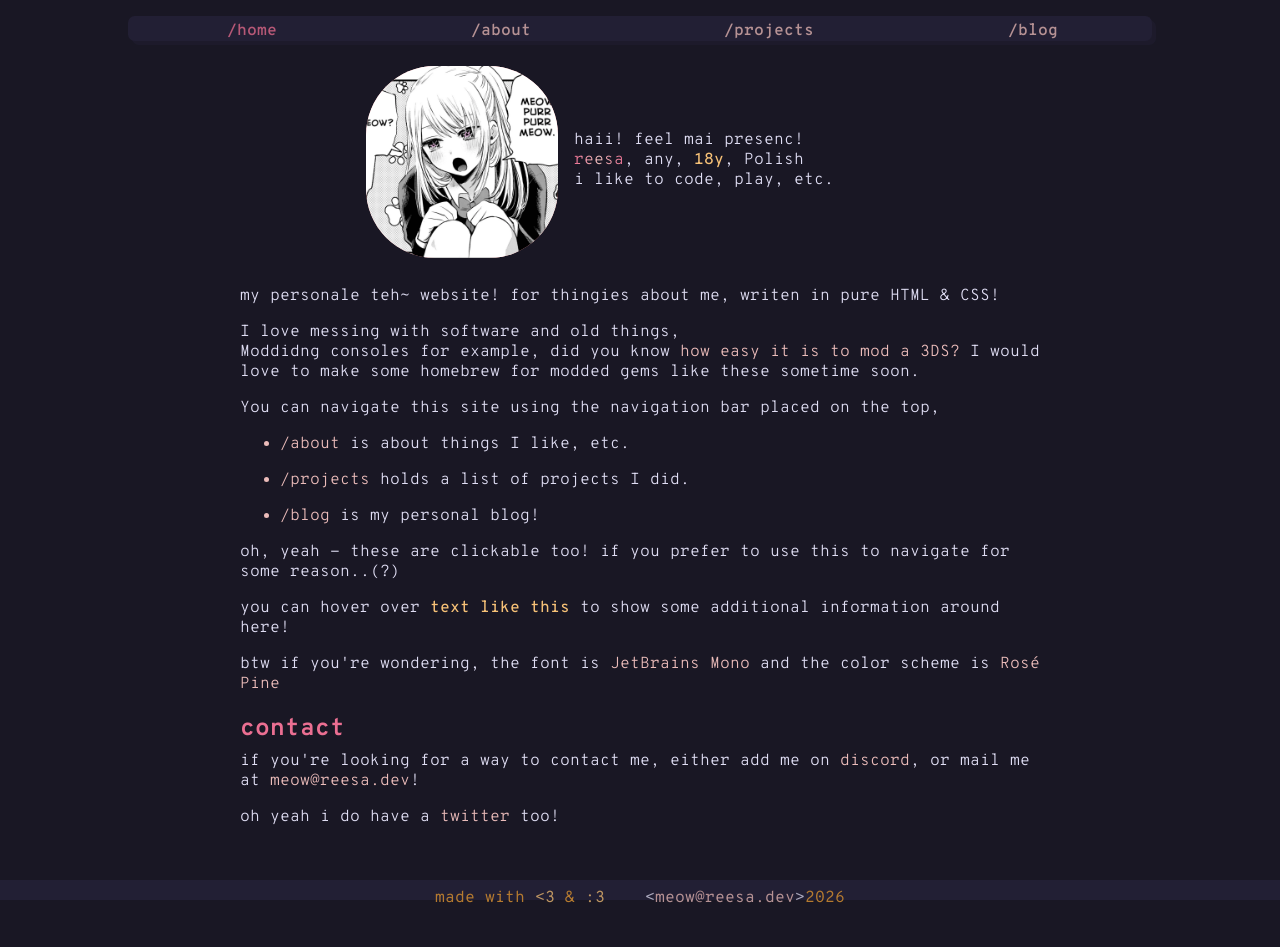
<file: index.html>
<!DOCTYPE html>
<html>
<head>
    <link rel="preconnect" href="https://fonts.googleapis.com">
    <link rel="preconnect" href="https://fonts.gstatic.com" crossorigin>
    <link href="https://fonts.googleapis.com/css2?family=Overpass+Mono:wght@300..700&display=swap" rel="stylesheet">
    
    <title>reesa's awesome website (v3)</title>
    <link rel="stylesheet" href="static/color.css"/>
    <link rel="stylesheet" href="static/style.css"/>
    <meta name="darkreader-lock">
    <meta name="viewport" content="width=device-width, initial-scale=1.0">
</head>
<body>

  <nav class="faded">
    <ul>
      <li><a class="selected" href="/">/home</a></li>
      <li><a href="/about.html">/about</a></li>
      <li><a href="/projects.html">/projects</a></li>
      <li><a href="https://blog.reesa.dev">/blog</a></li>
    </ul>
  </nav>

  <div class="content">
    <div class="profile-side">
      <div class="pfp">
        <img src="static/rubymeow.png"></img>
      </div>
      
      <p>
        haii! feel mai presenc!
        </br>
        <span class="accent-gradient">reesa</span>, any,
        <span class="hover hover-input">18y<span class="hover hover-output">15th October 2007!</span></span>, 
        Polish
        </br>
        i like to code, play, etc.
        </p>
    </div>

    <p>
     my personale teh~ website! for thingies about me, writen in pure HTML & CSS!
    </p>

    <p>
      I love messing with software and old things,
      <br/>
      Moddidng consoles for example, did you know <a href="https://3ds.hacks.guide/">how easy it is to mod a 3DS?</a>
      I would love to make some homebrew for modded gems like these sometime soon.
    </p>

    <p>
      You can navigate this site using the navigation bar placed on the top,
      <br/>
      <ul>
        <li><p><a href="/about.html">/about</a> is about things I like, etc.</p></li>
        <li><p><a href="/projects.html">/projects</a> holds a list of projects I did.</p></li>
        <li><p><a href="https://blog.reesa.dev">/blog</a> is my personal blog!</p></li>
      </ul>
    </p>
    
    <p>
      oh, yeah - these are clickable too!
      if you prefer to use this to navigate for some reason..(?)
    </p>

    <p>you can hover over <span class="hover hover-input">text like this<span class="hover hover-output">good person :3</span></span> to show some additional information around here!</p>

    <p>
      btw if you're wondering, the font is <a href="https://www.jetbrains.com/lp/mono/">JetBrains Mono</a> and the color scheme is <a href="https://rosepinetheme.com/palette/">Rosé Pine</a>
    </p>

    <h2>contact</h2>

    <p>
      if you're looking for a way to contact me, either add me on <a href="https://discord.com/users/479281620671528960">discord</a>,
      or mail me at <a href="meow@reesa.dev">meow@reesa.dev</a>!
    </p>
    <p>oh yeah i do have a <a href="https://x.com/itz_reesa">twitter</a> too!</p>

      <!-- if i won't be there, you may also catch me on my twinkter, @itz_reesa! -->

      <!-- halcyon made me include a mention of him in the website STOP CALLING ME THAT, ugh nvm. hii! -->
    <noscript>
      <p>
        hey, look! you don't have javascript enabled! good4you!
      </p>
    </noscript>

  </div>
  
  <footer class="faded">
    <div>
      <p>made with <span style="color: var(--secondary)">&lt;3</span> & <span style="color: var(--secondary)">:3</span></p>
      <p><span style="color:var(--foreground)">&lt;<a href="mailto:meow@reesa.dev">meow@reesa.dev</a>&gt;</span>2026</p>
    </div>
  </footer>

</body>
</html>
</file>
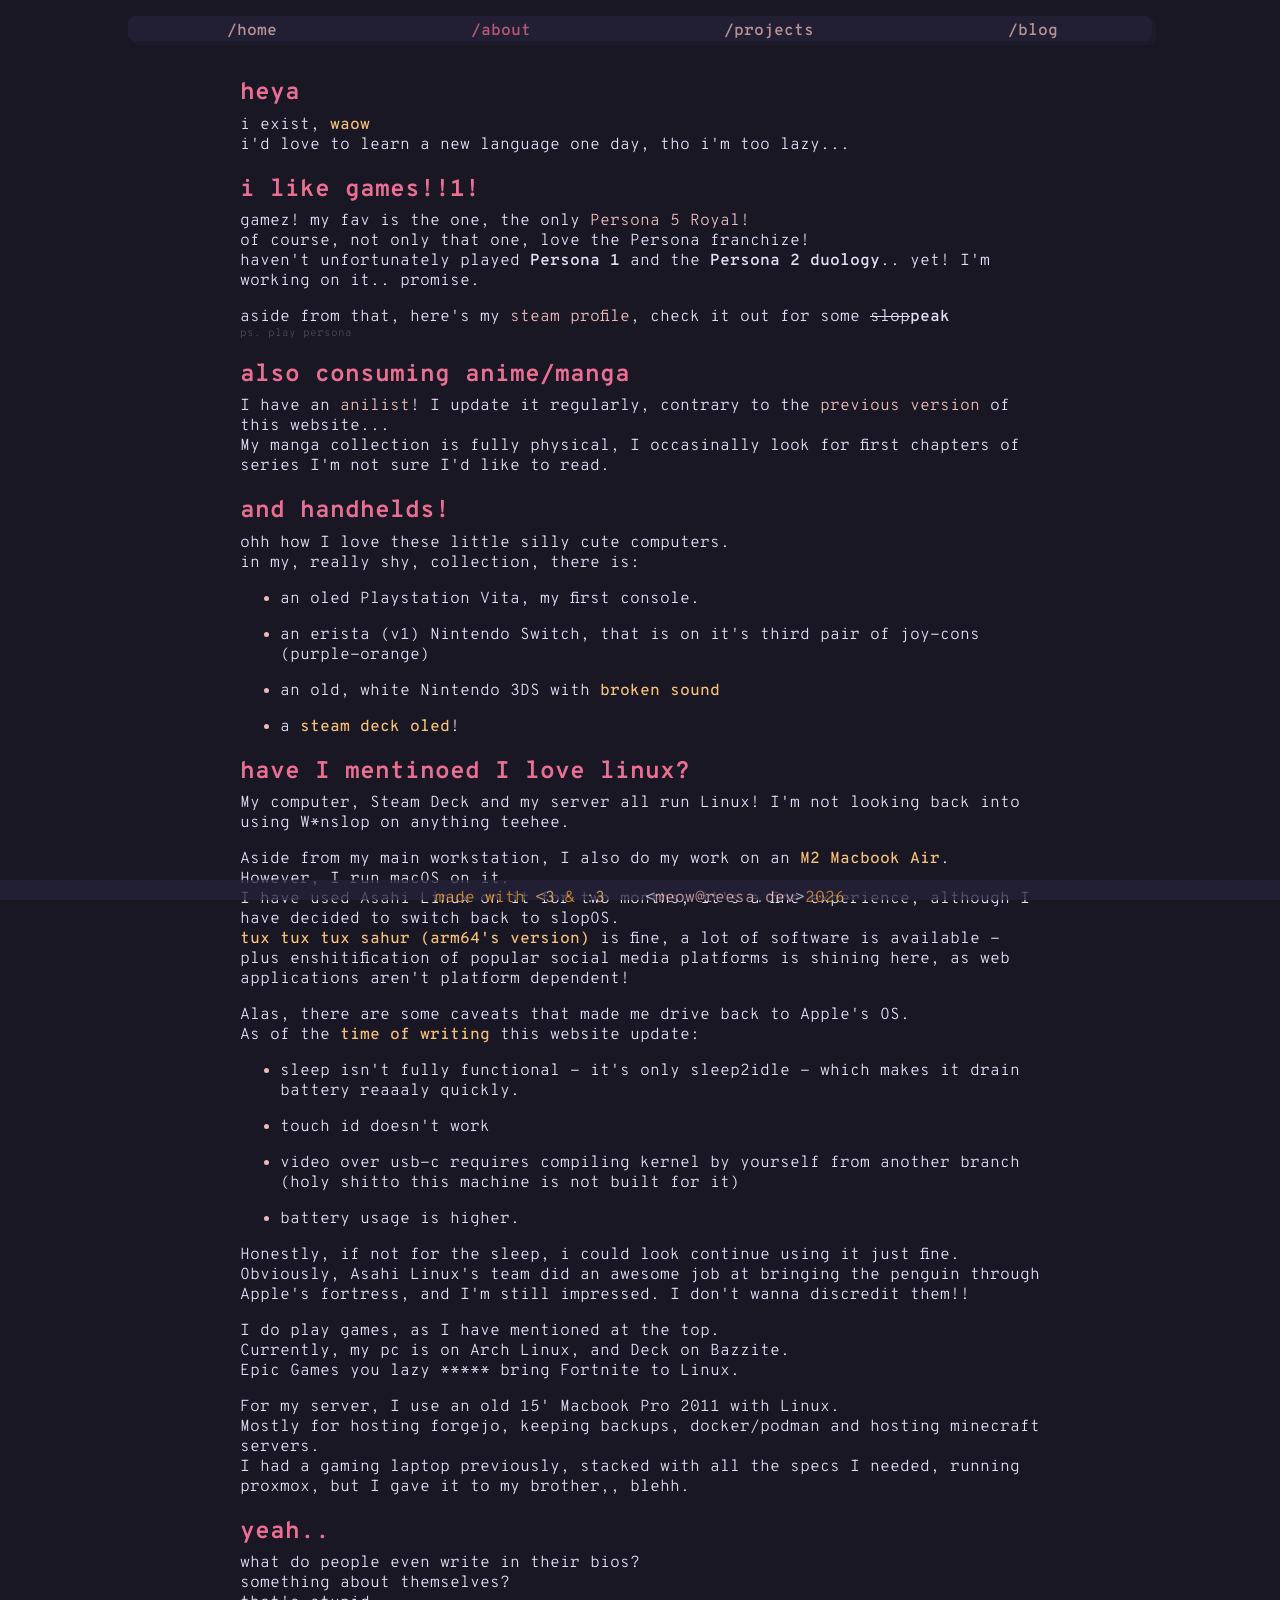
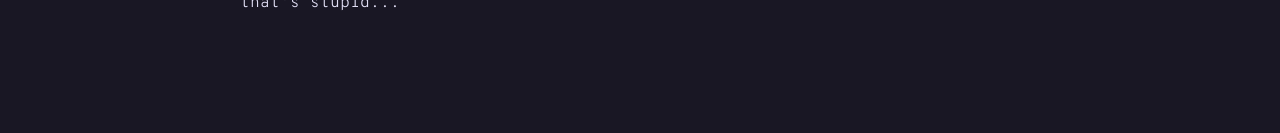
<file: about.html>
<!DOCTYPE html>
<html>
<head>
    <link rel="preconnect" href="https://fonts.googleapis.com">
    <link rel="preconnect" href="https://fonts.gstatic.com" crossorigin>
    <link href="https://fonts.googleapis.com/css2?family=Overpass+Mono:wght@300..700&display=swap" rel="stylesheet">
    
    <title>reesa's awesome website</title>
    <link rel="stylesheet" href="static/color.css"/>
    <link rel="stylesheet" href="static/style.css"/>
    <meta name="darkreader-lock">
    <meta name="viewport" content="width=device-width, initial-scale=1.0">
</head>
<body>

  <nav class="faded">
    <ul>
      <li><a href="/">/home</a></li>
      <li><a class="selected" href="/about.html">/about</a></li>
      <li><a href="/projects.html">/projects</a></li>
      <li><a href="https://blog.reesa.dev">/blog</a></li>
    </ul>
  </nav>

  <div class="content">
    <h2>heya</h2>
    <p>
      i exist, <span class="hover hover-input">waow<span class="hover hover-output"><img src="static/waow_based.jpg"/></span></span>
      <br/>
      i'd love to learn a new language one day, tho i'm too lazy...
    </p>
    <h2>i like games!!1!</h2>
    <p>
      gamez! my fav is the one, the only <a href="https://store.steampowered.com/app/1687950/Persona_5_Royal/">Persona 5 Royal!</a>
      <br/>
      of course, not only that one, love the Persona franchize!
      <br/>
      haven't unfortunately played <b>Persona 1</b> and the <b>Persona 2 duology</b>.. yet! I'm working on it.. promise.
    </p>
    <p>
      aside from that, here's my <a href="https://steamcommunity.com/id/itzreesa/">steam profile</a>, check it out for some <s>slop</s><b>peak</b>
      <h6>ps. play persona</h6>
    </p>
    <h2>also consuming anime/manga</h2>
    <p>
      I have an <a href="https://anilist.co/user/itzreesa/">anilist</a>! I update it regularly, contrary to the <a href="https://github.com/itzreesa/itzreesa.github.io/tree/archive-2">previous version</a> of this website...
      <br/>
      My manga collection is fully physical, I occasinally look for first chapters of series I'm not sure I'd like to read.
      
    </p>
    <h2>and handhelds!</h2>
    <p>
      ohh how I love these little silly cute computers.
      <br/>
      in my, really shy, collection, there is:
    </p>
    <ul>
      <li><p>an oled Playstation Vita, my first console.</p></li>
      <li><p>an erista (v1) Nintendo Switch, that is on it's third pair of joy-cons (purple-orange) </p></li>
      <li><p>an old, white Nintendo 3DS with <span class="hover hover-input">broken sound<span class="hover hover-output">i can hear the sound trying to play faintly, while being muffled with some static noise. but it's only there when i force the volume with rosalina menu. oh and the shutter works. </span></span> </p></li>
      <li>
        <p>a <span class="hover hover-input">steam deck oled<span class="hover hover-output">512GB + 512GB sd card</span></span>!</p>
      </li>
    </ul>
    <h2>have I mentinoed I love linux?</h2>
    <p>
      My computer, Steam Deck and my server all run Linux! I'm not looking back into using W*nslop on anything teehee.
    </p>
    <p>
      Aside from my main workstation, I also do my work on an <span class="hover hover-input">M2 Macbook Air<span class="hover hover-output">16/256 variant + a dedicated 1TB SSD iBought</span></span>.
      <br/>
      However, I run macOS on it.
      <br/>
      I have used Asahi Linux on it for two months, it's a fine experience, although I have decided to switch back to slopOS.
      <br/>
      <span class="hover hover-input">tux tux tux sahur (arm64's version)<span class="hover hover-output">js kill me atp.</span></span> is fine, a lot of software is available - plus enshitification of popular social media platforms is shining here, as web applications aren't platform dependent!
    </p>
    <p>
      Alas, there are some caveats that made me drive back to Apple's OS.
      <br/>
      As of the <span class="hover hover-input">time of writing<span class="hover hover-output">21st of April, 2026.</span></span> this website update:
    </p>
    <ul>
      <li><p>sleep isn't fully functional - it's only sleep2idle - which makes it drain battery reaaaly quickly. </p></li>
      <li><p>touch id doesn't work</p></li>
      <li><p>video over usb-c requires compiling kernel by yourself from another branch (holy shitto this machine is not built for it)</p></li>
      <li><p>battery usage is higher.</p></li>
    </ul>
    <p>
      Honestly, if not for the sleep, i could look continue using it just fine.
      <br/>
      Obviously, Asahi Linux's team did an awesome job at bringing the penguin through Apple's fortress, and I'm still impressed. I don't wanna discredit them!!
    </p>
    <p>
      I do play games, as I have mentioned at the top.
      <br/>
      Currently, my pc is on Arch Linux, and Deck on Bazzite.
      <br/>
      Epic Games you lazy ***** bring Fortnite to Linux.
    </p>
    <p>
      For my server, I use an old 15' Macbook Pro 2011 with Linux.
      </br>
      Mostly for hosting forgejo, keeping backups, docker/podman and hosting minecraft servers.
      </br>
      I had a gaming laptop previously, stacked with all the specs I needed, running proxmox, but I gave it to my brother,, blehh.  
    </p>
    <h2>yeah..</h2>
    <p>
      what do people even write in their bios?
      <br/>
      something about themselves?
      <br/>
      that's stupid...
    </p>
  </div>
  
  <footer class="faded">
    <div>
      <p>made with <span style="color: var(--secondary)">&lt;3</span> & <span style="color: var(--secondary)">:3</span></p>
      <p><span style="color:var(--foreground)">&lt;<a href="mailto:meow@reesa.dev">meow@reesa.dev</a>&gt;</span>2026</p>
    </div>
  </footer>

</body>
</html>
</file>
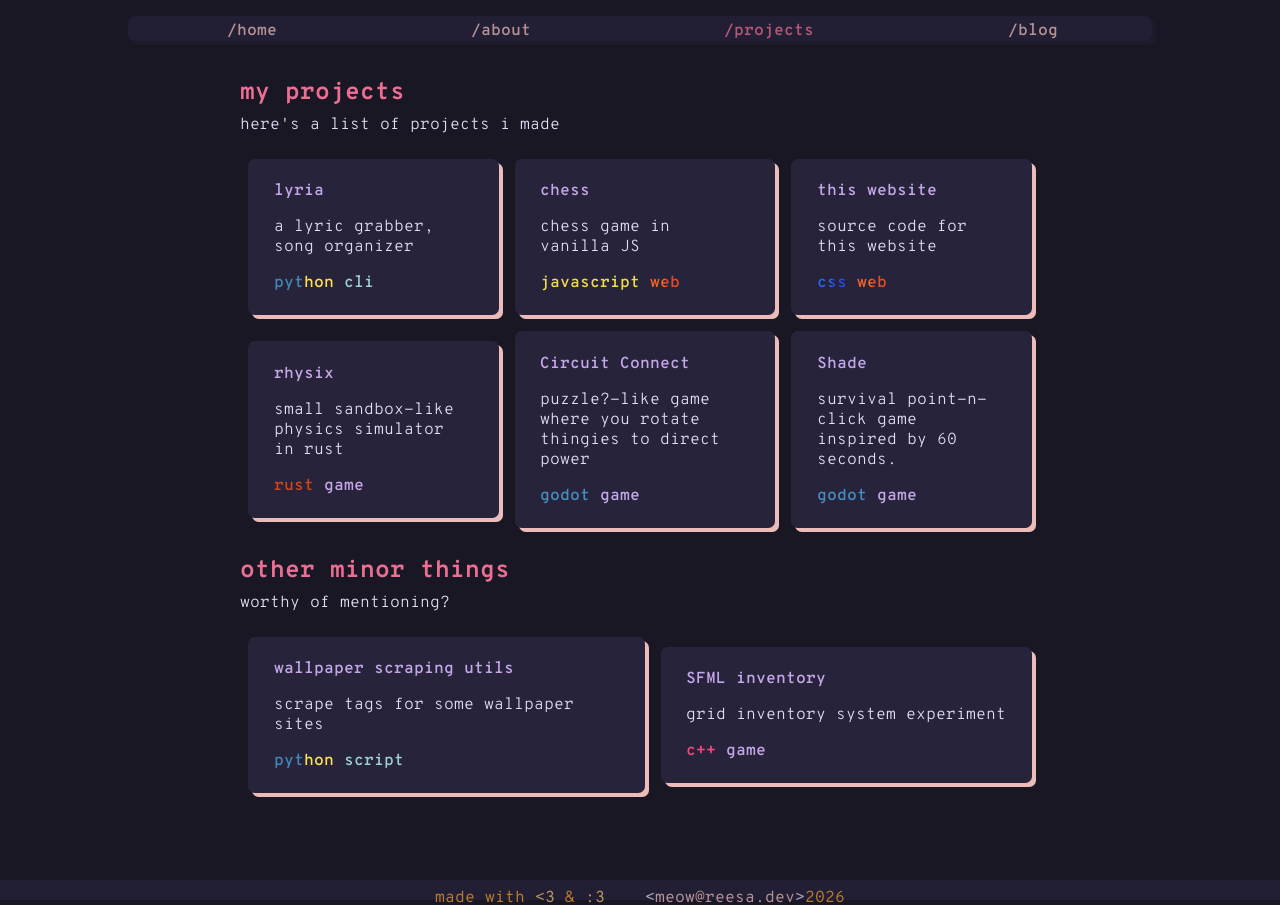
<file: projects.html>
<!DOCTYPE html>
<html>
<head>
    <link rel="preconnect" href="https://fonts.googleapis.com">
    <link rel="preconnect" href="https://fonts.gstatic.com" crossorigin>
    <link href="https://fonts.googleapis.com/css2?family=Overpass+Mono:wght@300..700&display=swap" rel="stylesheet">
    
    <title>reesa's awesome website</title>
    <link rel="stylesheet" href="static/color.css"/>
    <link rel="stylesheet" href="static/style.css"/>
    <meta name="darkreader-lock">
    <meta name="viewport" content="width=device-width, initial-scale=1.0">
</head>
<body>

  <nav class="faded">
    <ul>
      <li><a href="/">/home</a></li>
      <li><a href="/about.html">/about</a></li>
      <li><a class="selected"w href="/projects.html">/projects</a></li>
      <li><a href="https://blog.reesa.dev">/blog</a></li>
    </ul>
  </nav>

  <div class="content">
    <h2>my projects</h2>
    <p>here's a list of projects i made</p>

    <div class="gallery">

      <a class="ignore-hover"href="https://github.com/itzreesa/lyria">
        <div class="card">
          <p class="title">lyria</p>
          <p>a lyric grabber, song organizer</p>
          <p>
            <span class="tag" id="python">python</span>
            <span class="tag" id="cli">cli</span>
          </p>
        </div>
      </a>
      
      <a class="ignore-hover"href="https://github.com/itzreesa/chess">
        <div class="card">
          <p class="title">chess</p>
          <p>chess game in vanilla JS</p>
          <p>
            <span class="tag" id="javascript">javascript</span>
            <span class="tag" id="web">web</span>
          </p>
        </div>
      </a>
      
      <a class="ignore-hover"href="https://github.com/itzreesa/itzreesa.github.io">
        <div class="card">
          <p class="title">this website</p>
          <p>source code for this website</p>
          <p>
            <span class="tag" id="css">css</span>
            <span class="tag" id="web">web</span>
          </p>
        </div>
      </a>
      
      <a class="ignore-hover"href="https://github.com/itzreesa/rhysix">
        <div class="card">
          <p class="title">rhysix</p>
          <p>small sandbox-like physics simulator in rust</p>
          <p>
            <span class="tag" id="rust">rust</span>
            <span class="tag" id="game">game</span>
          </p>
        </div>
      </a>
      
      <a class="ignore-hover"href="https://itz-reesa.itch.io/circuit-connect">
        <div class="card">
          <p class="title">Circuit Connect</p>
          <p>puzzle?-like game where you rotate thingies to direct power</p>
          <p>
            <span class="tag" id="godot">godot</span>
            <span class="tag" id="game">game</span>
          </p>
        </div>
      </a>

      <a class="ignore-hover"href="https://itz-reesa.itch.io/shade">
        <div class="card">
          <p class="title">Shade</p>
          <p>survival point-n-click game inspired by 60 seconds.</p>
          <p>
            <span class="tag" id="godot">godot</span>
            <span class="tag" id="game">game</span>
          </p>
        </div>
      </a>

    </div>

    <h2>other minor things</h2>
    <p>worthy of mentioning?</p>

    <div class="gallery">

      <a class="ignore-hover"href="https://github.com/itzreesa/scraping-utils">
        <div class="card">
          <p class="title">wallpaper scraping utils</p>
          <p>scrape tags for some wallpaper sites</p>
          <p>
            <span class="tag" id="python">python</span>
            <span class="tag" id="cli">script</span>
          </p>
        </div>
      </a>
    
      <a class="ignore-hover"href="https://github.com/itzreesa/sfml-inventory-system">
        <div class="card">
          <p class="title">SFML inventory</p>
          <p>grid inventory system experiment</p>
          <p>
            <span class="tag" id="cpp">c++</span>
            <span class="tag" id="game">game</span>
          </p>
        </div>
      </a>
    </div>
  </div>
  
  <footer class="faded">
    <div>
      <p>made with <span style="color: var(--secondary)">&lt;3</span> & <span style="color: var(--secondary)">:3</span></p>
      <p><span style="color:var(--foreground)">&lt;<a href="mailto:meow@reesa.dev">meow@reesa.dev</a>&gt;</span>2026</p>
    </div>
  </footer>

</body>
</html>
</file>
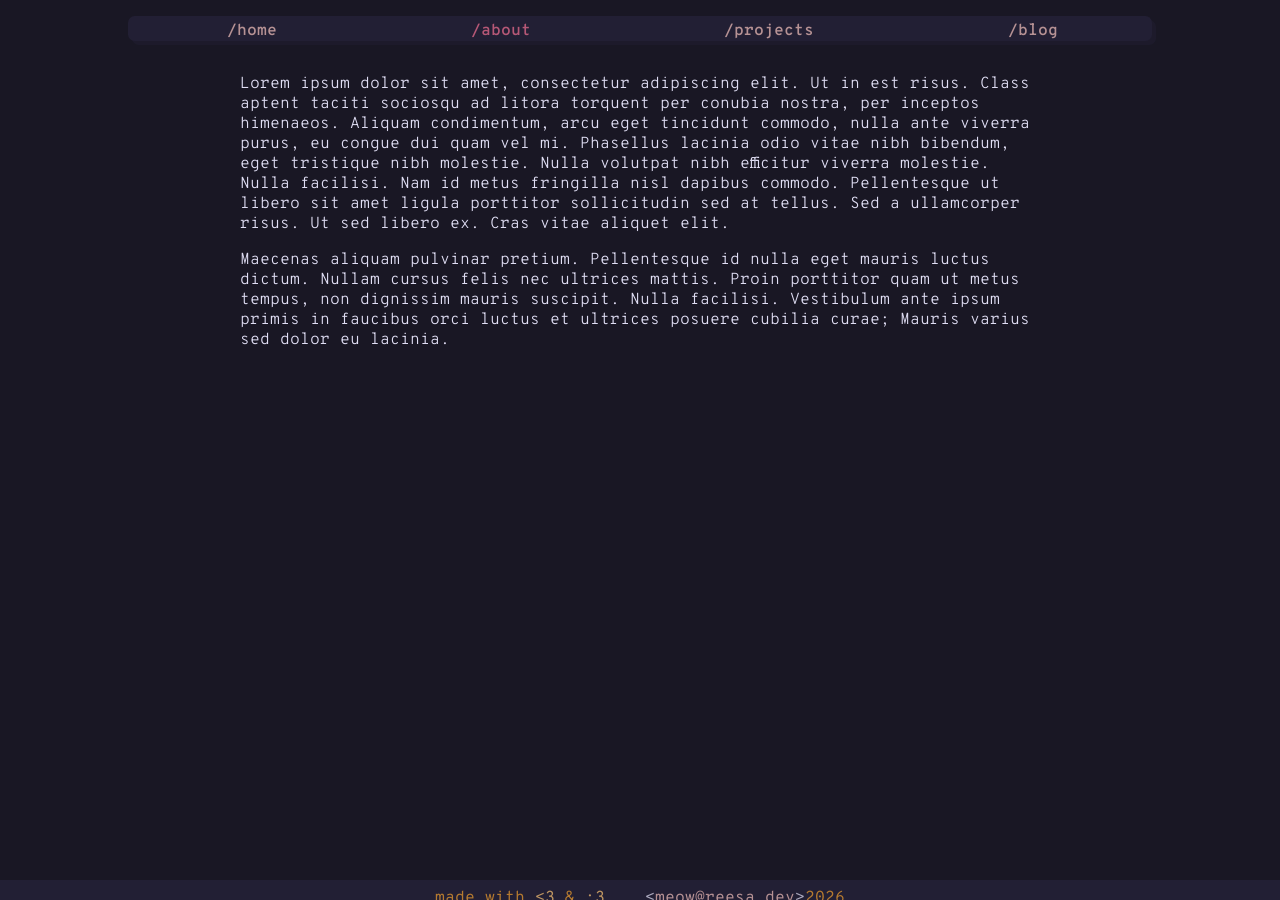
<file: test.html>
<!DOCTYPE html>
<html>
<head>
    <link rel="preconnect" href="https://fonts.googleapis.com">
    <link rel="preconnect" href="https://fonts.gstatic.com" crossorigin>
    <link href="https://fonts.googleapis.com/css2?family=Overpass+Mono:wght@300..700&display=swap" rel="stylesheet">
    
    <title>reesa's awesome website</title>
    <link rel="stylesheet" href="static/color.css"/>
    <link rel="stylesheet" href="static/style.css"/>
    <meta name="darkreader-lock">
    <meta name="viewport" content="width=device-width, initial-scale=1.0">
</head>
<body>

  <nav class="faded">
    <ul>
      <li><a href="/">/home</a></li>
      <li><a class="selected" href="/about.html">/about</a></li>
      <li><a href="/projects.html">/projects</a></li>
      <li><a href="https://blog.reesa.dev">/blog</a></li>
    </ul>
  </nav>

  <div class="content">
    <p>
      Lorem ipsum dolor sit amet, consectetur adipiscing elit. Ut in est risus. Class aptent taciti sociosqu ad litora torquent per conubia nostra, per inceptos himenaeos. Aliquam condimentum, arcu eget tincidunt commodo, nulla ante viverra purus, eu congue dui quam vel mi. Phasellus lacinia odio vitae nibh bibendum, eget tristique nibh molestie. Nulla volutpat nibh efficitur viverra molestie. Nulla facilisi. Nam id metus fringilla nisl dapibus commodo. Pellentesque ut libero sit amet ligula porttitor sollicitudin sed at tellus. Sed a ullamcorper risus. Ut sed libero ex. Cras vitae aliquet elit. 
    </p>
    <p>
       Maecenas aliquam pulvinar pretium. Pellentesque id nulla eget mauris luctus dictum. Nullam cursus felis nec ultrices mattis. Proin porttitor quam ut metus tempus, non dignissim mauris suscipit. Nulla facilisi. Vestibulum ante ipsum primis in faucibus orci luctus et ultrices posuere cubilia curae; Mauris varius sed dolor eu lacinia.
    </p>
  </div>
  
  <footer class="faded">
    <div>
      <p>made with <span style="color: var(--secondary)">&lt;3</span> & <span style="color: var(--secondary)">:3</span></p>
      <p><span style="color:var(--foreground)">&lt;<a href="mailto:meow@reesa.dev">meow@reesa.dev</a>&gt;</span>2026</p>
    </div>
  </footer>

</body>
</html>
</file>
<file: static/color.css>
/* 
:root {
  --accent-a: rgb(191, 127, 159);
  --accent-b: rgb(159, 95, 127);
  --accent-c: rgb(127, 63, 95);
  --accent-d: rgb(95, 31, 63);
  --accent-e: rgb(63, 0, 31);

  --background: #3D1C49;
  --background-light: #4F315B;
  --accent: #af3736;
  --accent-light: #DB4C46;
  --secondary: #e87027;
  --secondary-light: #e8bd3b;
  --foreground: #FDEAEA;
}

*/

:root {
  --background: #191724;
  --background-alt: #26233a;
  --surface: #1f1d2e;
  --accent: #eb6f92;
  --accent-alt: #ebbcba;
  --secondary: #f6c177;
  --secondary-alt: #ea9d34;
  --foreground: #e0def4;
  --foam: #9ccfd8;
  --iris: #c4a7e7;
}
</file>
<file: static/style.css>
:root {
  font-family: "Overpass Mono", monospace;
  font-optical-sizing: auto;
  font-weight: 300;
  font-style: normal;
}

body {
  background-color: var(--background);

  color-scheme: dark;

  display: flex;
  justify-content: center;

  padding-bottom: 5rem;
  
  --nav-bar-top-position: 1rem;
  --nav-bar-top-padding: 0.15rem;

  --boreder-radius: 0.42rem;
  
  @media screen and (max-width: 40rem) {
    --nav-bar-top-position: 0.25rem; 
    --nav-bar-top-padding: 0.5rem;
  }
}

a {
  text-decoration: none;
  color: var(--accent-alt);
  transition: 0.36s ease;

  &:hover:not(.ignore-hover) {
    text-decoration: underline;
  }  
} 

nav {
  position: fixed;
  width: 80%;
  top: var(--nav-bar-top-position);
  justify-self: center;
  height: fit-content;
  
  border-radius: var(--boreder-radius);

  padding-bottom: 1em;
  background-color: var(--background-alt);
  
  box-shadow: 4px 4px var(--surface);

  display: grid;
  justify-items: stretch;
  align-items: center;

  z-index: 8;

  margin: 0;
  padding: var(--nav-bar-top-padding) 0 var(--nav-bar-top-padding) 0;
    
  ul {
    display: flex;
    align-items: stretch; /* Default */
    justify-content: space-around;
    width: 100%;
    
    margin: 0;
    padding: var(--nav-bar-top-padding);

    li {
      display: block;
      list-style-type: none;
      font-weight: 600;
    }
  }

  .selected {
    color: var(--accent);
  }
  
  @media screen and (max-width: 40rem) {
    position: absolute;
    padding: var(--nav-bar-top-padding);
    top: 0;
    width: 100%;
  }
}

.content {
  margin-top: calc(var(--nav-bar-top-position) + var(--nav-bar-top-padding) + 1rem);

  width: 50rem;
  padding: 1rem 1rem 1rem 1rem;

  p {
    color: var(--foreground);
  }

  h1 {
    color: var(--accent);
  }
  
  h2 {
    color: var(--accent);
    margin-bottom: -0.6rem;
  }
  
  h3 {
    color: var(--accent);
  }

  h6 {
    color: var(--foreground);
    margin-top: -1rem;
    margin-bottom: 0;
    opacity: 0.25;
    font-weight: 300;
  }
  
  ul {
    color: var(--accent-alt);
  }

  b {
    font-weight: 600;
  }

  .pfp {
    --pfp-block: 12em;
    min-width: 5rem;
    
    width: var(--pfp-block);
    height: var(--pfp-block);
    background-color: #FAA;

    border-radius: 36%;
    
    margin-top: 0.5rem;
    margin-bottom: 0.25rem;

    transition: 0.36s ease;

    video {
      z-index: 6;
      position: absolute;
      width: var(--pfp-block);
      transition: 0.36s ease;
    }

    img {
      z-index: 4;
      position: absolute;
      width: var(--pfp-block);
      transition: 0.36s ease;
      border-radius: 36%;
    }

    @media screen and (max-width: 40em) {
      margin-top: 1.5rem;
     --pfp-block: 9em;
    }

    @media screen and (max-width: 30em) {
      margin-top: 1.5rem;
      --pfp-block: 6em;
    }
  }

  .profile-side {
    display: flex;
    justify-content: center;
    align-items: center;

    max-width: 45rem;
    padding-bottom: 0.5rem;
    
    p {
      padding-left: 1rem;
    }
  }

  .accent-gradient {
    background: linear-gradient(to right, var(--accent), var(--accent-alt), var(--accent));
    background-clip: text;
    color: transparent;
  }

  @media screen and (max-width: 40rem) {
    width: 100%;
  }

}

.gallery {
  display: grid;
  grid-template-columns: auto auto auto;
  align-items: center;

  @media screen and (max-width: 40rem) {
    grid-template-columns: repeat(auto-fit, minmax(200px, 1fr));
  }
}

.card {
  width: fit-content;
  padding: 0.4rem 1.6rem 0.4rem 1.6rem;
  margin: 0.5rem;

  border-radius: var(--boreder-radius);
  
  background-color: var(--background-alt);

  box-shadow: 4px 4px;

  transition: 0.36s ease;

  p {
    transition: 0.36s ease;
  }

  &:hover {
    background-color: var(--surface);
    
    box-shadow: 16px 16px;
    transform: translate(-8px, -8px);

    p {
      color: var(--accent);
    }
  }

  .title {
    font-weight: 600;
    color: var(--iris);
  }

  .tag {
    font-weight: 600;

    &#python {
      color: transparent;
      background: linear-gradient(-90deg, #ffde57 50%, #4584b6 50%);
      background-clip: text;
    }
    &#rust {
      color: #D34516;
    }
    &#cpp {
      color: #f34b7d;
    }
    &#javascript {
      color: #F0DB4F;
    } 
    &#css {
      color: transparent;
      background: linear-gradient(-90deg, #264de4 50%, #2965f1 50%);
      background-clip: text;
    }
    &#godot {
      color: #478cbf;
    }

    &#cli {
      color: var(--foam);
    }
    &#web {
      color: transparent;
      background: linear-gradient(-90deg, #e34c26 50%, #f06529 50%);
      background-clip: text;
    }
    &#game {
      color: var(--iris);
    }
  }
}

.faded {
  opacity: 0.75;
  transition: 0.25s ease;
  -webkit-max-logical-height: 1.25rem;

  &:hover {
    opacity: 1;
  }

  @media screen and (max-width: 40rem) {
    opacity: 1;
  }

}

footer {
  position: fixed;
  left: 0;
  bottom: 0;
  width: 100%;

  background-color: var(--background-alt);
 
  div {
    display: flex;
    justify-content: center;
    gap: 1.5rem;

    @media screen and (max-width: 40rem) {
      text-align: center;
    }

    p {
      color: var(--secondary-alt);
      margin: 0.50rem;
      font-weight: 400;
    }
  }
}

.center-absolute {
  position: absolute;
  top: 50%;
  left: 50%;
  transform: translate(-50%, -50%);
}


/* hover pop-up */

.hover-input {
  font-weight: 500;
  color: var(--secondary);
}

.hover-output {
  display: none;
}
  
.hover-input:hover .hover-output {
  display: inherit;
}

.hover-output {
  position: absolute;
  background-color: var(--surface);
  border: 2px solid var(--accent-alt);
  padding: 8px;
  max-width: 384px;
  transform-origin: left;
  translate: -50% 1.5rem;
  box-shadow: 4px 4px var(--accent);
  img {
    padding-top: 4px;
    padding-left: 4px;
    padding-right: 4px;
  }

  @media screen and (max-width: 60rem) {
    translate: -40% 1.5rem;
  }
  @media screen and (max-width: 40rem) {
    translate: -25% 1.5rem;
  }
}

/* === animations */

/* ratationeh! */
@keyframes spin {
  from {
    transform: rotate3d(0, 0, 0, 0);
  }
  to {
    transform: rotate3d(1, 2, 1, 360deg);
  }
}
.spin {
  animation: spin 4s linear infinite;
}
</file>
